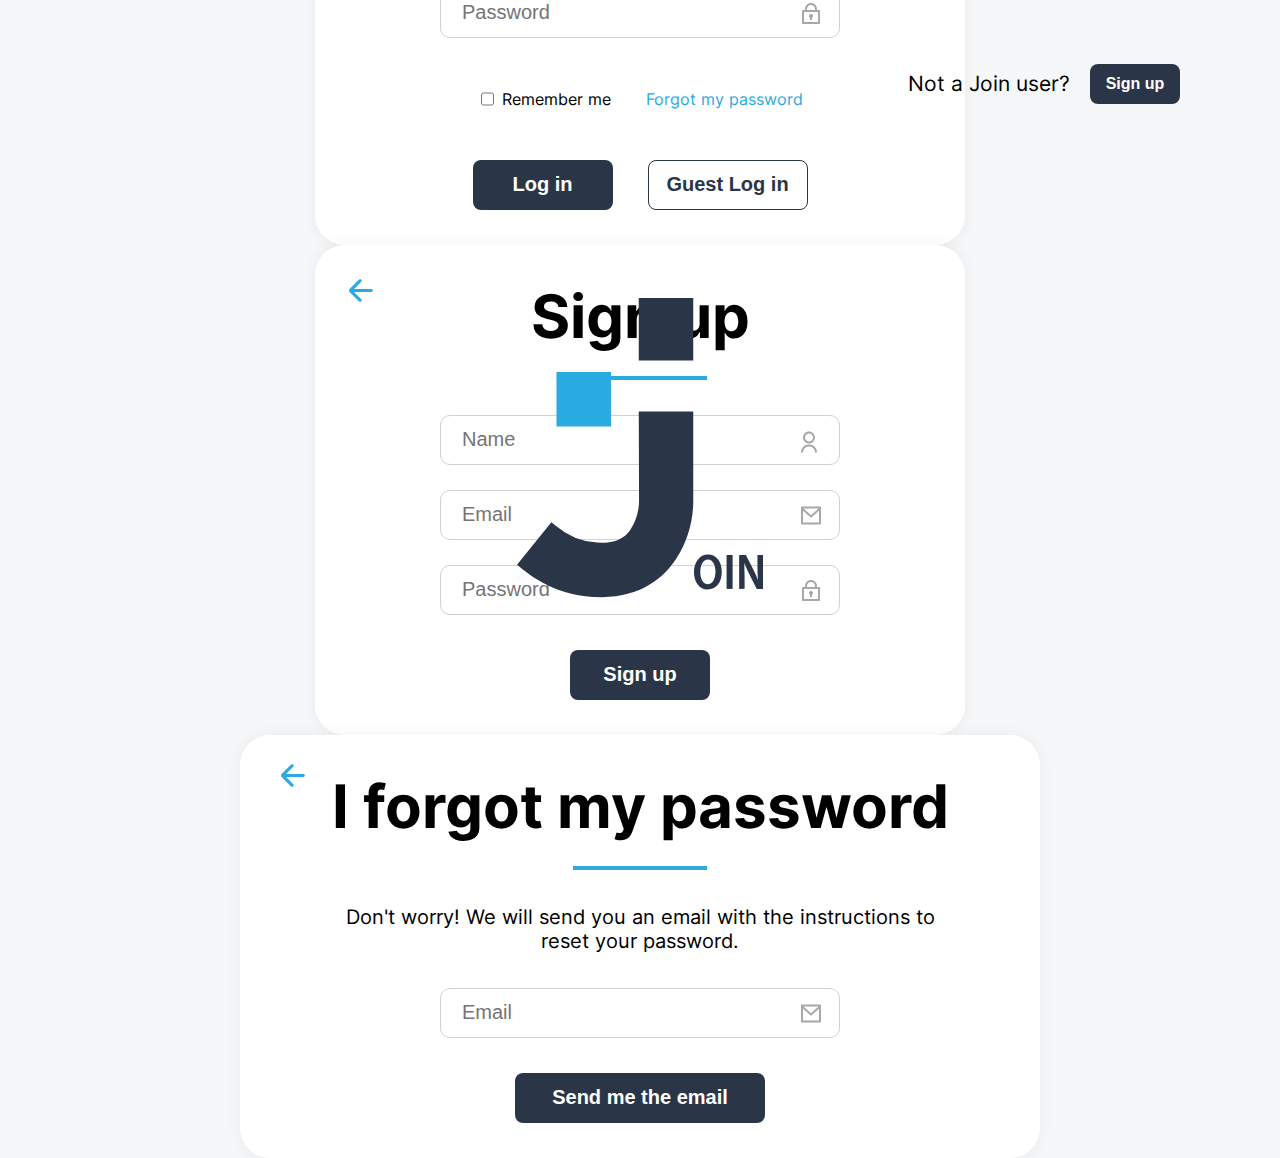
<file: index.html>
<!DOCTYPE html>
<html lang="en">

<head>
    <meta charset="UTF-8">
    <meta http-equiv="X-UA-Compatible" content="IE=edge">
    <meta name="viewport" content="width=device-width, initial-scale=1.0">
    <title>Login</title>
    <link rel="shortcut icon" href="assets/img/join-logo.svg" type="image/x-icon">

    <link rel="stylesheet" href="assets/css/index.css">
    <link rel="stylesheet" href="assets/css/index-responsive.css">
    <link rel="stylesheet" href="assets/css/fonts.css">
    <link rel="stylesheet" href="assets/css/summary.css">

    <script src="assets/js/index.js"></script>
    <script src="assets/js/mini_backend.js"></script>
    <script src="assets/js/register.js"></script>
    <script src="assets/js/summary.js"></script>
    <script>setURL('https://marcus-haas.developerakademie.net/smallest_backend_ever');</script>

</head>

<body onload="init()">

    <div class="main">
        <div class="login-logo">
            <img class="login-image" src="assets/img/join-logo.svg">
        </div>

        <div class="log-register" id="log-register">
            <p class="log-register-text">Not a Join user?</p>
            <button class="log-register-btn" onclick="showSignUpBox()">Sign up</button>
        </div>

        <div class="log-mainbox" id="log-mainbox">
            <div class="log-headline-frame">
                <p class="log-headline">Log in</p>
                <div class="log-vector"></div>
            </div>
            <div class="log-email-frame">
                <input class="log-input-style email-image" id="email" type="email" placeholder="Email" size="10"
                    required>
                <div class="lock-div-for-image">
                    <input class="log-input-style" id="password" type="password" placeholder="Password" required>
                    <img class="lock" id="lock" src="assets/img/lock.svg" onclick="showPassword()"
                        title="show password">
                    <img class="unlock d-none" id="unlock" src="assets/img/unlock.png" onclick="hidePassword()"
                        title="hide password">
                </div>
                <div class="wrong-password d-none" id="wrong-password">Wrong email or password</div>
            </div>
            <div class="remember-forgot-frame">
                <div class="check-div">
                    <input class="input-square" type="checkbox" style="cursor: pointer;">
                    <p class="remember-text">Remember me</p>
                </div>
                <p class="forgot-text" onclick="openForgotPasswordBox()">Forgot my password</p>
            </div>
            <div class="login-btn-frame">
                <button class="login-btn" onclick="login()">Log in</button>
                <button class="guest-login-btn" onclick="guestLogin()">Guest Log in</button>
            </div>
        </div>

        <div class="sign-up-box" id="sign-up-box">
            <div class="signup-headline-frame">
                <p class="signup-headline">Sign up</p>
                <div class="log-vector"></div>
            </div>
            <form class="register-form" onsubmit="addNewUser(); return false;">
                <div class="log-email-frame">
                    <input class="log-input-style name-image" id="new-name" type="text" placeholder="Name" required>
                    <input class="log-input-style email-image" id="new-email" type="email" placeholder="Email" required>
                    <div class="sign-up-warning d-none" id="sign-up-warning">This email already exist!</div>
                    <div class="lock-div-for-image">
                        <input class="log-input-style" id="new-password" type="password" placeholder="Password"
                            required>
                        <img class="lock" id="sign-lock" src="assets/img/lock.svg" onclick="showPasswordSignUp()"
                            title="show password">
                        <img class="unlock d-none" id="sign-unlock" src="assets/img/unlock.png"
                            onclick="hidePasswordSignUp()" title="hide password">
                    </div>
                </div>
                <button class="sign-up-btn">Sign up</button>
            </form>
            <div class="back-to-log" onclick="backToLogin()">
                <img src="assets/img/arrow-left-blue.svg">
            </div>
        </div>

        <div class="forgot-pw-box" id="forgot-pw-box">
            <div class="forgot-pw-headline-frame">
                <p class="pw-headline">I forgot my password</p>
                <div class="log-vector"></div>
            </div>
            <p class="instruction-text">Don't worry! We will send you an email with the instructions to<br>reset your
                password.</p>
            <input class="log-input-style email-image" type="email" placeholder="Email" required>
            <button class="send-email-btn" onclick="showEndOfDemoPopup()">Send me the email</button>
            <div class="back-to-log" onclick="backToLogin()">
                <img src="assets/img/arrow-left-blue.svg">
            </div>
        </div>

        <div class="signup-msg d-none" id="signup-msg">
            <span>Sign up succesful</span>
        </div>

        <div class="demo-popup d-none" id="demo-popup">
            <div class="demo-frame end-text">
                <div class="close-demo" onclick="closeEndOfDemoPopup()">X</div>
                <span>An dieser Stelle endet die Demo.</span>
            </div>
        </div>

    </div>

</body>

</html>
</file>
<file: assets/css/index.css>
body {
    margin: 0;
    background: #F6F7F8;
    font-family: 'Inter';
    height: 100vh;
    width: 100vw;
}

.main {
    display: flex;
    flex-direction: column;
    justify-content: center;
    align-items: center;
    height: 100vh;
    width: 100vw;
}

.login-logo {
    z-index: 1;
    position: absolute;
    animation-name: moving-logo;
    animation-fill-mode: forwards;
    animation-delay: 500ms;
    animation-duration: 2s;
}

@keyframes moving-logo {
    100% {
        transform: translateX(-46vw) translateY(-43vh) scale(0.2);
    }
}

.login-image {
    height: 300px;
}

.log-register {
    position: absolute;
    display: flex;
    align-items: center;
    gap: 20px;
    right: 100px;
    top: 50px;
    animation: fadeIn 2s;
    animation-fill-mode: forwards;
}

@keyframes fadeIn {
    0% {
        opacity: 0;
    }

    50% {
        opacity: 0;
    }

    100% {
        opacity: 1;
    }
}

.log-register-text {
    font-weight: 400;
    font-size: 21px;
}

.log-register-btn {
    background: #2A3647;
    color: white;
    font-weight: 700;
    font-size: 16px;
    border-radius: 8px;
    width: 90px;
    height: 40px;
    border: none;
}

.log-register-btn:hover {
    background: #29ABE2;
    box-shadow: 0px 4px 4px rgba(0, 0, 0, 0.25);
    cursor: pointer;
}

.log-mainbox {
    background: white;
    box-shadow: 0px 0px 14px 3px rgba(0, 0, 0, 0.04);
    border-radius: 30px;
    width: 650px;
    height: 450px;
    padding: 35px 0px;
    animation: fadeIn 2s;
    animation-fill-mode: forwards;
    display: flex;
    flex-direction: column;
    align-items: center;
    gap: 35px;
}

.log-headline-frame {
    display: flex;
    flex-direction: column;
    align-items: center;
}

.log-headline {
    font-weight: 700;
    font-size: 60px;
    text-align: center;
    margin-block-start: 0;
    margin-block-end: 0.4em;
}

.log-vector {
    border: 2px solid #29ABE2;
    width: 130px;
}

.log-email-frame {
    display: flex;
    flex-direction: column;
    gap: 25px;
}

.log-input-style {
    border: 1px solid #D1D1D1;
    border-radius: 10px;
    box-sizing: border-box;
    padding: 13px 21px;
    height: 50px;
    width: 400px;
    font-weight: 400;
    outline: none;
    font-size: 20px;
}

.email-image {
    background: url('../img/email.svg');
    background-repeat: no-repeat;
    background-position-x: 360px;
    background-position-y: 15px;
}

.lock-div-for-image {
    position: relative;
}

.lock {
    position: absolute;
    right: 20px;
    top: 15px;
    cursor: pointer;
}

.unlock {
    position: absolute;
    right: 16px;
    top: 13px;
    height: 26px;
    cursor: pointer;
}

.lock-image {
    background: url('../img/lock.svg');
    background-repeat: no-repeat;
    background-position-x: 360px;
    background-position-y: 15px;
}

.remember-forgot-frame {
    display: flex;
    justify-content: center;
    gap: 35px;
    width: 335px;
}

.remember-text {
    font-weight: 400;
}

.forgot-text {
    color: #29ABE2;
    font-weight: 400;
    cursor: pointer;
}

.check-div {
    display: flex;
    gap: 5px;
}

.login-btn-frame {
    display: flex;
    gap: 35px;
}

.login-btn {
    background: #2A3647;
    color: white;
    border: none;
    border-radius: 8px;
    height: 50px;
    width: 140px;
    font-size: 20px;
    font-weight: 700;
}

.login-btn:hover {
    background: #29ABE2;
    cursor: pointer;
    box-shadow: 0px 4px 4px rgba(0, 0, 0, 0.25);
}

.guest-login-btn {
    border: 1px solid #2A3647;
    border-radius: 8px;
    background: white;
    color: #2A3647;
    font-size: 20px;
    font-weight: 700;
    height: 50px;
    width: 160px;
}

.guest-login-btn:hover {
    cursor: pointer;
    box-shadow: 0px 4px 4px rgba(0, 0, 0, 0.25);
    color: #29ABE2;
    border: 2px solid #29ABE2;
}

.d-none {
    display: none !important;
}

.sign-up-box {
    background: white;
    box-shadow: 0px 0px 14px 3px rgba(0, 0, 0, 0.04);
    border-radius: 30px;
    width: 650px;
    height: 450px;
    padding: 35px 0px;
    display: flex;
    flex-direction: column;
    align-items: center;
    gap: 35px;
    animation: fadeIn 2s;
    animation-fill-mode: forwards;
    position: relative;
}

.signup-headline-frame {
    display: flex;
    flex-direction: column;
    align-items: center;
}

.signup-headline {
    font-weight: 700;
    font-size: 60px;
    text-align: center;
    margin-block-start: 0;
    margin-block-end: 0.4em;
}

.name-image {
    background: url('../img/name.svg');
    background-repeat: no-repeat;
    background-position-x: 360px;
    background-position-y: 15px;
}

.sign-up-btn {
    height: 50px;
    width: 140px;
    border: none;
    border-radius: 8px;
    background: #2A3647;
    color: white;
    font-weight: 700;
    font-size: 20px;
}

.sign-up-btn:hover {
    cursor: pointer;
    background: #29ABE2;
    box-shadow: 0px 4px 4px rgba(0, 0, 0, 0.25);
}

.back-to-log {
    position: absolute;
    top: 7%;
    left: 5%;
    cursor: pointer;
}

.forgot-pw-box {
    display: flex;
    flex-direction: column;
    align-items: center;
    width: 800px;
    height: 380px;
    background: white;
    border-radius: 30px;
    box-shadow: 0px 0px 14px 3px rgba(0, 0, 0, 0.04);
    gap: 35px;
    padding: 35px 0px;
    animation: fadeIn 2s;
    animation-fill-mode: forwards;
    position: relative;
}

.forgot-pw-headline-frame {
    display: flex;
    flex-direction: column;
    align-items: center;
}

.pw-headline {
    font-weight: 700;
    font-size: 60px;
    text-align: center;
    margin-block-start: 0;
    margin-block-end: 0.4em;
}

.instruction-text {
    font-size: 20px;
    font-weight: 400;
    text-align: center;
    margin-block-start: 0;
    margin-block-end: 0;
}

.send-email-btn {
    height: 50px;
    width: 250px;
    border: none;
    border-radius: 8px;
    background: #2A3647;
    color: white;
    font-weight: 700;
    font-size: 20px;
}

.send-email-btn:hover {
    cursor: pointer;
    background: #29ABE2;
    box-shadow: 0px 4px 4px rgba(0, 0, 0, 0.25);
}

.register-form {
    display: flex;
    flex-direction: column;
    align-items: center;
    gap: 35px;
}

.signup-msg {
    width: 300px;
    height: 70px;
    background: #2A3647;
    box-shadow: 0px 0px 4px rgba(0, 0, 0, 0.15);
    border-radius: 20px;
    color: white;
    font-size: 20px;
    display: flex;
    justify-content: center;
    align-items: center;
    position: absolute;
    top: 400px;
}

.wrong-password {
    color: red;
    font-size: 12px;
    margin-top: -15px;
}

.demo-popup {
    background: rgba(0, 0, 0, 0.3);
    height: 100vh;
    width: 100vw;
    position: absolute;
    top: 0;
    z-index: 1;
    display: flex;
    justify-content: center;
    align-items: center;
}

.demo-frame {
    display: flex;
    flex-direction: column;
    align-items: center;
    width: 800px;
    height: 380px;
    background: white;
    border-radius: 30px;
    box-shadow: 0px 0px 14px 3px rgba(0, 0, 0, 0.04);
    gap: 35px;
    padding: 35px 0px;
    position: relative;
}

.end-text {
    justify-content: center;
    font-size: 40px;
}

.close-demo {
    font-size: 20px;
    position: absolute;
    top: 15px;
    right: 25px;
    cursor: pointer;
}

.sign-up-warning {
    color: red;
    margin-top: -20px;
    margin-bottom: -20px;
}

.d-none {
    display: none;
}
</file>
<file: assets/css/index-responsive.css>
@media(max-width: 900px) {
    .forgot-pw-box {
        width: 700px;
        height: 360px;
    }

    .pw-headline {
        font-size: 53px;
    }
}

@media(max-width: 800px) {
    .main {
        flex-direction: column-reverse;
        gap: 30px;
    }

    .log-register {
        position: unset;
    }

    .log-mainbox {
        width: 400px;
        height: 530px;
    }

    .log-headline {
        font-size: 50px;
    }

    .log-vector {
        width: 100px;
    }

    .log-input-style {
        width: 350px;
    }

    .email-image {
        background-position-x: 312px;
    }

    .remember-forgot-frame {
        flex-direction: column-reverse;
        gap: 5px;
        width: 350px;
    }

    .forgot-text {
        margin-block-start: 0em;
        margin-block-end: 0em;
    }

    .input-square {
        margin: 0;
    }

    .check-div {
        gap: 25px;
    }

    .login-btn-frame {
        flex-direction: column;
        gap: 15px;
    }

    .login-btn {
        width: 180px;
    }

    .guest-login-btn {
        width: 180px;
    }

    @keyframes moving-logo {
        100% {
            transform: translateX(-40vw) translateY(-43vh) scale(0.2);
        }
    }

    .sign-up-box {
        width: 400px;
    }

    .signup-headline {
        font-size: 50px;
    }

    .name-image {
        background-position-x: 312px;
    }

    .forgot-pw-box {
        width: 400px;
        height: 500px;
    }

    .pw-headline {
        font-size: 45px;
        margin-top: 35px;
    }

    .demo-frame {
        width: 400px;
        height: 300px;
    }

    .end-text {
        font-size: 24px;
    }
}

@media(max-width: 450px) {

    .log-mainbox {
        width: 300px;
    }

    .log-input-style {
        width: 250px;
        font-size: 18px;
    }

    .email-image {
        background-position-x: 212px;
    }

    .remember-forgot-frame {
        width: 250px;
    }

    .login-btn {
        width: 160px;
    }

    .guest-login-btn {
        width: 160px;
    }

    .sign-up-box {
        width: 300px;
    }

    .name-image {
        background-position-x: 212px;
    }

    .forgot-pw-box {
        width: 300px;
    }

    .instruction-text {
        font-size: 18px;
    }

    .demo-frame {
        width: 330px;
        height: 175px;
    }

    .end-text {
        font-size: 20px;
    }

    .signup-msg {
        width: 230px;
    }
}

@media(max-width: 330px) {
    .log-mainbox {
        width: 260px;
    }

    .log-headline {
        font-size: 40px;
    }

    .log-input-style {
        width: 230px;
    }

    .email-image {
        background-position-x: 192px;
    }

    .remember-forgot-frame {
        width: 230px;
    }

    .log-register-text {
        font-size: 18px;
    }

    .login-image {
        height: 250px;
    }

    @keyframes moving-logo {
        100% {
            transform: translateX(-35vw) translateY(-43vh) scale(0.2);
        }
    }

    .sign-up-box {
        width: 260px;
    }

    .signup-headline {
        font-size: 40px;
    }

    .name-image {
        background-position-x: 192px;
    }

    .forgot-pw-box {
        width: 260px;
    }

    .send-email-btn {
        width: 180px;
        font-size: 18px;
    }

    .pw-headline {
        font-size: 40px;
    }

    .instruction-text {
        font-size: 16px;
    }

    .demo-frame {
        width: 260px;
        height: 100px;
    }

    .end-text {
        font-size: 16px;
    }
}


@media only screen and (max-width: 600px) and (max-height: 800px) {
    .log-mainbox {
        height: 420px;
        width: 360px;
        margin-top: 30px;
        gap: 20px;
    }

    .log-headline {
        font-size: 40px;
    }

    .log-vector {
        width: 75px;
    }

    .log-input-style {
        width: 300px;
    }

    .email-image {
        background-position-x: 260px;
    }

    .name-image {
        background-position-x: 260px;
    }

    .remember-forgot-frame {
        width: 300px;
    }

    .sign-up-box {
        width: 360px;
    }

    .signup-headline {
        font-size: 40px;
    }

    .forgot-pw-box {
        width: 360px;
        height: 450px;
    }

    .pw-headline {
        font-size: 40px;
    }

    .instruction-text {
        font-size: 18px;
    }
}

@media only screen and (max-width: 400px) and (max-height: 800px) {
    .log-mainbox {
        width: 260px;
    }

    .log-input-style {
        width: 230px;
    }

    .email-image {
        background-position-x: 192px;
    }

    .name-image {
        background-position-x: 192px;
    }

    .remember-forgot-frame {
        width: 230px;
    }

    .sign-up-box {
        width: 260px;
    }

    .forgot-pw-box {
        width: 260px;
    }

    .send-email-btn {
        width: 180px;
        font-size: 18px;
    }

    .instruction-text {
        font-size: 16px;
    }
}

@media(max-height: 800px) {
    .log-register {
        top: 5px;
    }

    .log-mainbox {
        height: 410px;
        gap: 15px;
    }

    .log-headline {
        font-size: 30px;
    }

    .signup-msg {
        top: 350px;
    }
}

@media(max-height: 700px) {
    .signup-msg {
        top: 300px;
    }
}
</file>
<file: assets/css/fonts.css>
/* inter-100 - latin */
@font-face {
  font-display: swap; /* Check https://developer.mozilla.org/en-US/docs/Web/CSS/@font-face/font-display for other options. */
  font-family: 'Inter';
  font-style: normal;
  font-weight: 100;
  src: url('../../assets/fonts/inter-v12-latin-100.eot'); /* IE9 Compat Modes */
  src: url('../../assets/fonts/inter-v12-latin-100.eot?#iefix') format('embedded-opentype'), /* IE6-IE8 */
       url('../../assets/fonts/inter-v12-latin-100.woff2') format('woff2'), /* Super Modern Browsers */
       url('../../assets/fonts/inter-v12-latin-100.woff') format('woff'), /* Modern Browsers */
       url('../../assets/fonts/inter-v12-latin-100.ttf') format('truetype'), /* Safari, Android, iOS */
       url('../../assets/fonts/inter-v12-latin-100.svg#Inter') format('svg'); /* Legacy iOS */
}

/* inter-200 - latin */
@font-face {
  font-display: swap; /* Check https://developer.mozilla.org/en-US/docs/Web/CSS/@font-face/font-display for other options. */
  font-family: 'Inter';
  font-style: normal;
  font-weight: 200;
  src: url('../../assets/fonts/inter-v12-latin-200.eot'); /* IE9 Compat Modes */
  src: url('../../assets/fonts/inter-v12-latin-200.eot?#iefix') format('embedded-opentype'), /* IE6-IE8 */
       url('../../assets/fonts/inter-v12-latin-200.woff2') format('woff2'), /* Super Modern Browsers */
       url('../../assets/fonts/inter-v12-latin-200.woff') format('woff'), /* Modern Browsers */
       url('../../assets/fonts/inter-v12-latin-200.ttf') format('truetype'), /* Safari, Android, iOS */
       url('../../assets/fonts/inter-v12-latin-200.svg#Inter') format('svg'); /* Legacy iOS */
}

/* inter-300 - latin */
@font-face {
  font-display: swap; /* Check https://developer.mozilla.org/en-US/docs/Web/CSS/@font-face/font-display for other options. */
  font-family: 'Inter';
  font-style: normal;
  font-weight: 300;
  src: url('../../assets/fonts/inter-v12-latin-300.eot'); /* IE9 Compat Modes */
  src: url('../../assets/fonts/inter-v12-latin-300.eot?#iefix') format('embedded-opentype'), /* IE6-IE8 */
       url('../../assets/fonts/inter-v12-latin-300.woff2') format('woff2'), /* Super Modern Browsers */
       url('../../assets/fonts/inter-v12-latin-300.woff') format('woff'), /* Modern Browsers */
       url('../../assets/fonts/inter-v12-latin-300.ttf') format('truetype'), /* Safari, Android, iOS */
       url('../../assets/fonts/inter-v12-latin-300.svg#Inter') format('svg'); /* Legacy iOS */
}

/* inter-regular - latin */
@font-face {
  font-display: swap; /* Check https://developer.mozilla.org/en-US/docs/Web/CSS/@font-face/font-display for other options. */
  font-family: 'Inter';
  font-style: normal;
  font-weight: 400;
  src: url('../../assets/fonts/inter-v12-latin-regular.eot'); /* IE9 Compat Modes */
  src: url('../../assets/fonts/inter-v12-latin-regular.eot?#iefix') format('embedded-opentype'), /* IE6-IE8 */
       url('../../assets/fonts/inter-v12-latin-regular.woff2') format('woff2'), /* Super Modern Browsers */
       url('../../assets/fonts/inter-v12-latin-regular.woff') format('woff'), /* Modern Browsers */
       url('../../assets/fonts/inter-v12-latin-regular.ttf') format('truetype'), /* Safari, Android, iOS */
       url('../../assets/fonts/inter-v12-latin-regular.svg#Inter') format('svg'); /* Legacy iOS */
}

/* inter-500 - latin */
@font-face {
  font-display: swap; /* Check https://developer.mozilla.org/en-US/docs/Web/CSS/@font-face/font-display for other options. */
  font-family: 'Inter';
  font-style: normal;
  font-weight: 500;
  src: url('../../assets/fonts/inter-v12-latin-500.eot'); /* IE9 Compat Modes */
  src: url('../../assets/fonts/inter-v12-latin-500.eot?#iefix') format('embedded-opentype'), /* IE6-IE8 */
       url('../../assets/fonts/inter-v12-latin-500.woff2') format('woff2'), /* Super Modern Browsers */
       url('../../assets/fonts/inter-v12-latin-500.woff') format('woff'), /* Modern Browsers */
       url('../../assets/fonts/inter-v12-latin-500.ttf') format('truetype'), /* Safari, Android, iOS */
       url('../../assets/fonts/inter-v12-latin-500.svg#Inter') format('svg'); /* Legacy iOS */
}

/* inter-600 - latin */
@font-face {
  font-display: swap; /* Check https://developer.mozilla.org/en-US/docs/Web/CSS/@font-face/font-display for other options. */
  font-family: 'Inter';
  font-style: normal;
  font-weight: 600;
  src: url('../../assets/fonts/inter-v12-latin-600.eot'); /* IE9 Compat Modes */
  src: url('../../assets/fonts/inter-v12-latin-600.eot?#iefix') format('embedded-opentype'), /* IE6-IE8 */
       url('../../assets/fonts/inter-v12-latin-600.woff2') format('woff2'), /* Super Modern Browsers */
       url('../../assets/fonts/inter-v12-latin-600.woff') format('woff'), /* Modern Browsers */
       url('../../assets/fonts/inter-v12-latin-600.ttf') format('truetype'), /* Safari, Android, iOS */
       url('../../assets/fonts/inter-v12-latin-600.svg#Inter') format('svg'); /* Legacy iOS */
}

/* inter-700 - latin */
@font-face {
  font-display: swap; /* Check https://developer.mozilla.org/en-US/docs/Web/CSS/@font-face/font-display for other options. */
  font-family: 'Inter';
  font-style: normal;
  font-weight: 700;
  src: url('../../assets/fonts/inter-v12-latin-700.eot'); /* IE9 Compat Modes */
  src: url('../../assets/fonts/inter-v12-latin-700.eot?#iefix') format('embedded-opentype'), /* IE6-IE8 */
       url('../../assets/fonts/inter-v12-latin-700.woff2') format('woff2'), /* Super Modern Browsers */
       url('../../assets/fonts/inter-v12-latin-700.woff') format('woff'), /* Modern Browsers */
       url('../../assets/fonts/inter-v12-latin-700.ttf') format('truetype'), /* Safari, Android, iOS */
       url('../../assets/fonts/inter-v12-latin-700.svg#Inter') format('svg'); /* Legacy iOS */
}

/* inter-800 - latin */
@font-face {
  font-display: swap; /* Check https://developer.mozilla.org/en-US/docs/Web/CSS/@font-face/font-display for other options. */
  font-family: 'Inter';
  font-style: normal;
  font-weight: 800;
  src: url('../../assets/fonts/inter-v12-latin-800.eot'); /* IE9 Compat Modes */
  src: url('../../assets/fonts/inter-v12-latin-800.eot?#iefix') format('embedded-opentype'), /* IE6-IE8 */
       url('../../assets/fonts/inter-v12-latin-800.woff2') format('woff2'), /* Super Modern Browsers */
       url('../../assets/fonts/inter-v12-latin-800.woff') format('woff'), /* Modern Browsers */
       url('../../assets/fonts/inter-v12-latin-800.ttf') format('truetype'), /* Safari, Android, iOS */
       url('../../assets/fonts/inter-v12-latin-800.svg#Inter') format('svg'); /* Legacy iOS */
}

/* inter-900 - latin */
@font-face {
  font-display: swap; /* Check https://developer.mozilla.org/en-US/docs/Web/CSS/@font-face/font-display for other options. */
  font-family: 'Inter';
  font-style: normal;
  font-weight: 900;
  src: url('../../assets/fonts/inter-v12-latin-900.eot'); /* IE9 Compat Modes */
  src: url('../../assets/fonts/inter-v12-latin-900.eot?#iefix') format('embedded-opentype'), /* IE6-IE8 */
       url('../../assets/fonts/inter-v12-latin-900.woff2') format('woff2'), /* Super Modern Browsers */
       url('../../assets/fonts/inter-v12-latin-900.woff') format('woff'), /* Modern Browsers */
       url('../../assets/fonts/inter-v12-latin-900.ttf') format('truetype'), /* Safari, Android, iOS */
       url('../../assets/fonts/inter-v12-latin-900.svg#Inter') format('svg'); /* Legacy iOS */
}

/* poppins-regular - latin */
@font-face {
  font-display: swap; /* Check https://developer.mozilla.org/en-US/docs/Web/CSS/@font-face/font-display for other options. */
  font-family: 'Poppins';
  font-style: normal;
  font-weight: 400;
  src: url('../fonts/poppins-v20-latin-regular.eot'); /* IE9 Compat Modes */
  src: url('../fonts/poppins-v20-latin-regular.eot?#iefix') format('embedded-opentype'), /* IE6-IE8 */
       url('../fonts/poppins-v20-latin-regular.woff2') format('woff2'), /* Super Modern Browsers */
       url('../fonts/poppins-v20-latin-regular.woff') format('woff'), /* Modern Browsers */
       url('../fonts/poppins-v20-latin-regular.ttf') format('truetype'), /* Safari, Android, iOS */
       url('../fonts/poppins-v20-latin-regular.svg#Poppins') format('svg'); /* Legacy iOS */
}
</file>
<file: assets/css/summary.css>
body {
    background: #F6F7F8;
}

.overflow-summary {
    height: 100vh;
    width: 100vw;
    position: absolute;
    top: 0;
    overflow: hidden;
    z-index: -1;
}

.summary-main {
    position: absolute;
    top: 0;
    box-sizing: border-box;
    height: 100vh;
    width: 100vw;
    padding-top: 100px;
    padding-left: 340px;
    z-index: -1;
}

.summary-headline-box {
    display: flex;
    align-items: center;
    gap: 30px;
}

.summary-headline {
    font-size: 60px;
    font-weight: 700;
    margin-block-start: 0.5em;
    margin-block-end: 0.5em;
}

.summary-border {
    border: 2px solid #29ABE2;
    height: 60px;
}

.summary-text {
    font-size: 25px;
    color: #2A3647;
    margin-block-start: 0.5em;
    margin-block-end: 0.5em;
}

.summary-overview-box {
    display: flex;
    flex-direction: column;
    justify-content: space-between;
    height: 540px;
    width: 580px;
}

.summary-tasks-box {
    display: flex;
    justify-content: space-between;
}

.summary-tasks-squares {
    height: 170px;
    width: 170px;
    background: white;
    border-radius: 30px;
    box-shadow: 0px 0px 4px rgba(0, 0, 0, 0.1);
    display: flex;
    flex-direction: column;
    justify-content: center;
    align-items: center;
}

.summary-tasks-squares:hover {
    background: #2A3647;
    cursor: pointer;
    box-shadow: 0px 4px 4px rgba(0, 0, 0, 0.25);
}

.summary-tasks-squares:hover .summary-tasks-number {
    color: white;
}

.summary-tasks-squares:hover .summary-tasks-text {
    color: white;
}

.summary-tasks-number {
    font-size: 50px;
    font-weight: 600;
}

.summary-tasks-text {
    font-size: 20px;
    color: #2A3647;
    text-align: center;
}

.summary-urgency-box {
    height: 150px;
    width: 100%;
    background: white;
    border-radius: 30px;
    box-shadow: 0px 0px 4px rgba(0, 0, 0, 0.1);
    padding: 28px 48px;
    box-sizing: border-box;
    display: flex;
    justify-content: center;
    align-items: center;
    gap: 60px;
}

.summary-urgency-box:hover {
    background: #2A3647;
    cursor: pointer;
    box-shadow: 0px 4px 4px rgba(0, 0, 0, 0.25);
}

.summary-urgency-box:hover .summary-urgency-number {
    color: white;
}

.summary-urgency-box:hover .summary-urgency-text {
    color: white;
}

.summary-urgency-box:hover .summary-date {
    color: white;
}

.summary-urgency-left-part {
    display: flex;
    align-items: center;
    gap: 18px;
}

.summary-urgency-number {
    font-size: 40px;
    font-weight: 600;
}

.summary-urgency-left-part-child {
    display: flex;
    flex-direction: column;
    align-items: center;
}

.summary-vector {
    border: 1px solid #D1D1D1;
    height: 80px;
    width: 0;
}

.summary-urgency-text-box {
    display: flex;
    flex-direction: column;
    gap: 13px;
}

.summary-date {
    color: #2A3647;
    font-size: 20px;
    font-weight: 700
}

.summary-urgency-text {
    color: #2A3647;
}

.summary-todo-box {
    display: flex;
    justify-content: space-between;
    height: 150px;
    width: 100%;
}

.summary-todo-squares {
    height: 100%;
    width: 270px;
    background: white;
    border-radius: 30px;
    box-shadow: 0px 0px 4px rgba(0, 0, 0, 0.1);
    box-sizing: border-box;
    padding: 38px 19px;
    display: flex;
    justify-content: center;
    align-items: center;
    gap: 18px;
}

.summary-todo-squares:hover {
    background: #2A3647;
    cursor: pointer;
    box-shadow: 0px 4px 4px rgba(0, 0, 0, 0.25);
}

.summary-todo-squares:hover .summary-todo-text {
    color: white;
}

.summary-todo-squares:hover .summary-todo-number {
    color: white;
}

.summary-todo-squares:hover .summary-pen-image {
    background: url('../img/pen-light.svg');
}

.summary-todo-squares:hover .summary-check-image {
    background: url('../img/check-light.svg');
}

.summary-pen-image {
    background: url('../img/pen-dark.svg');
    background-repeat: no-repeat;
    height: 70px;
    width: 70px;
}

.summary-check-image {
    background: url('../img/check-dark.svg');
    background-repeat: no-repeat;
    height: 70px;
    width: 70px;
}

.summary-todo-details {
    display: flex;
    flex-direction: column;
    align-items: center;
}

.summary-todo-number {
    font-size: 50px;
    font-weight: 600;
}

.summary-todo-text {
    font-size: 20px;
    color: #2A3647
}

.summary-greeting-box {
    display: flex;
    flex-direction: column;
    position: absolute;
    top: 430px;
    left: 950px;
}

.summary-greeting {
    font-weight: 500;
    font-size: 40px;
    color: #2A3647;
}

.summary-user {
    color: #29ABE2;
    font-size: 50px;
    font-weight: 700;
}

.d-none {
    display: none;
}

.kanban-text {
    display: none;
}
</file>
